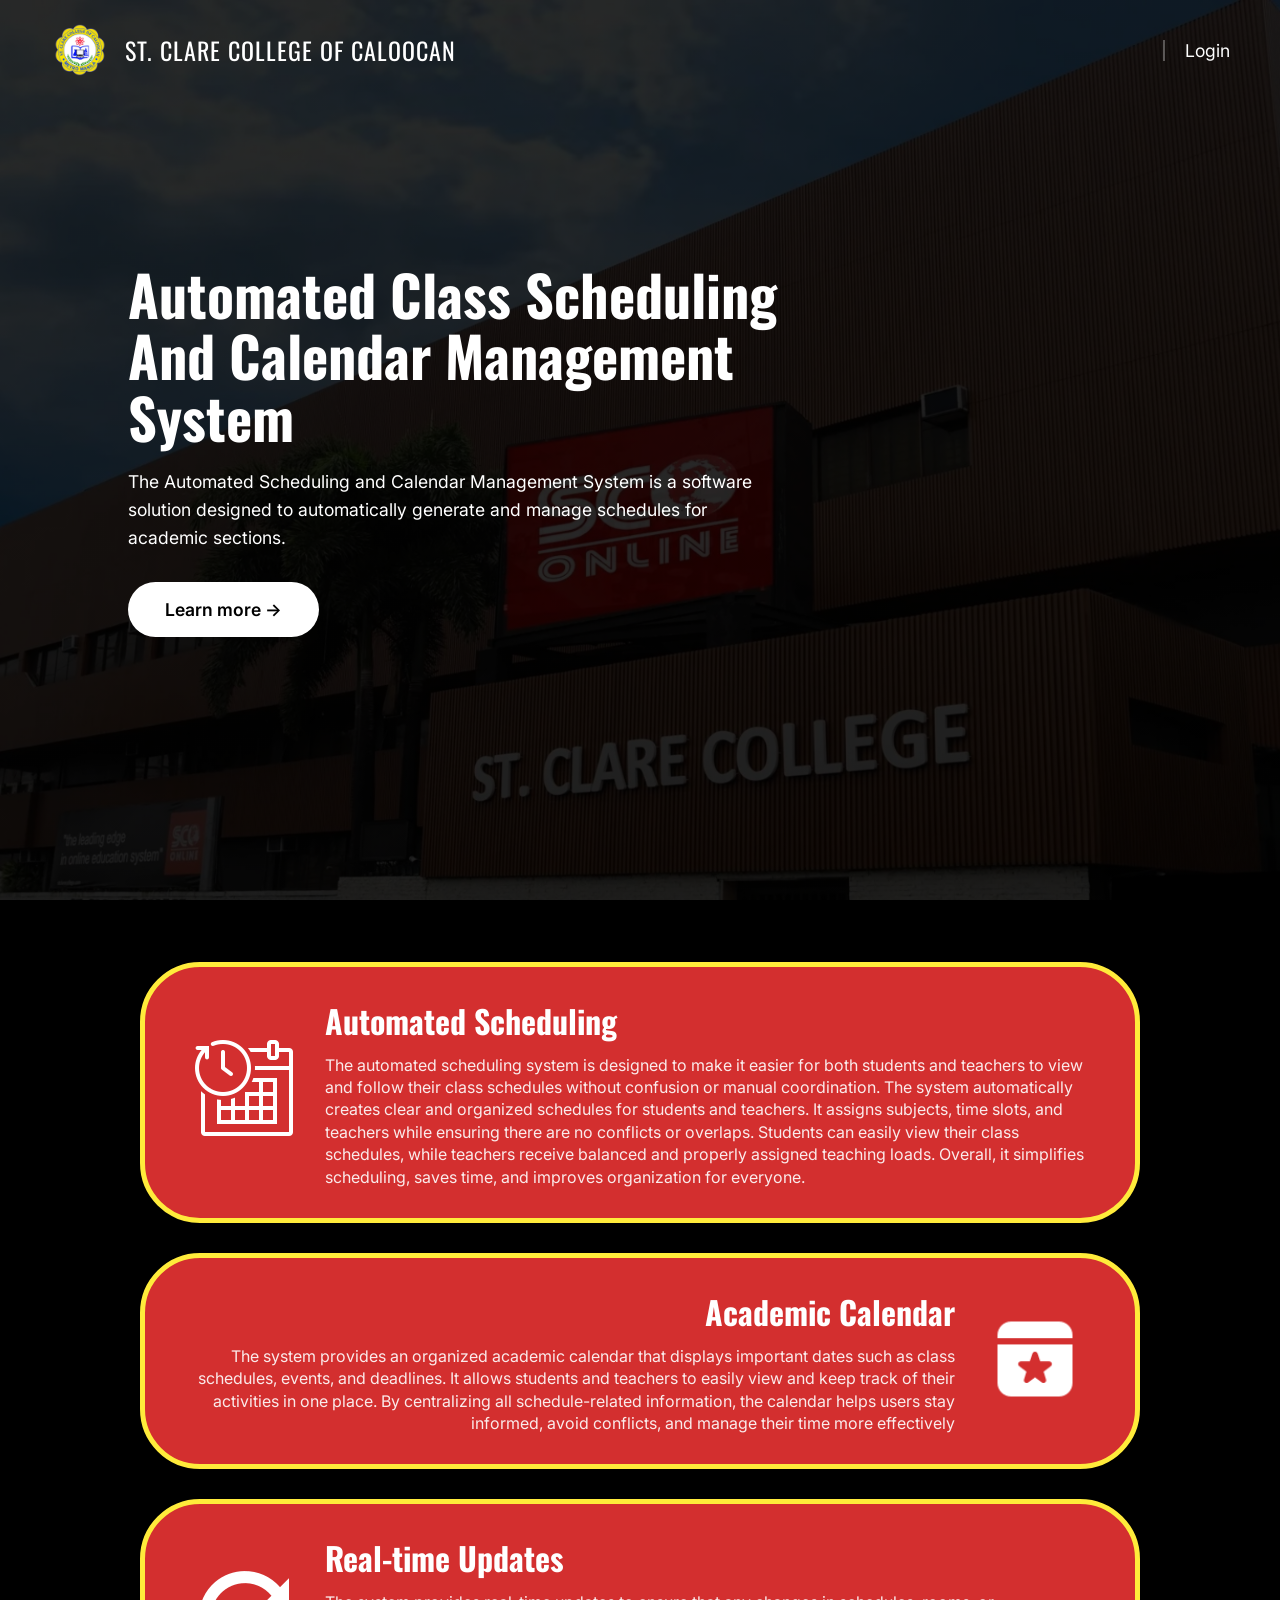
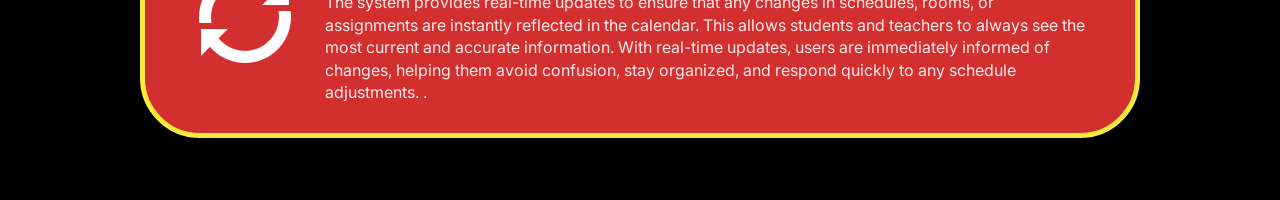
<file: index.html>
<!DOCTYPE html>
<html lang="en">
<head>
    <meta charset="UTF-8">
    <meta name="viewport" content="width=device-width, initial-scale=1.0">
    <title>St. Clare College - Automated Scheduling</title>
    <link rel="icon" type="png" href="assets/images/sccicon.png">
    <link rel="stylesheet" href="./assets/landingpage.css">
    <!-- Using Inter and Oswald fonts for a similar feel -->
    <link href="https://fonts.googleapis.com/css2?family=Oswald:wght@700&family=Inter:wght@400;500&display=swap" rel="stylesheet">
</head>
<body>


    
    <nav class="navbar">
        <div class="logo-area">
            <img src="./assets/images/sccicon.png" alt="Logo" class="logo">
            <span class="college-name">ST. CLARE COLLEGE OF CALOOCAN</span>
        </div>
        <div class="nav-links">
            <a href="login.html" class="login-link">Login</a>
        </div>
    </nav>

    <section class="hero">
        <div class="hero-content">
            <h1 class="animate-pop-in">Automated Class Scheduling <br> And Calendar Management <br> System</h1>
            <p class="animate-pop-in-delay">The Automated Scheduling and Calendar Management System is a software solution designed to automatically generate and manage schedules for academic sections.</p>
            <a href="#features" class="btn animate-pop-in-delay-2">Learn more &rarr;</a>
        </div>
    </section>

    <div id="features-target"></div>
    <section id="features" class="features-section">
        <div class="features-container">
            
            <!-- Card 1: Icon Left -->
            <div class="feature-card animate-left">
                <div class="icon-box">
                    <img src="./assets/images/calendar.png" alt="Calendar Icon">
                </div>
                <div class="text-box">
                    <h2>Automated Scheduling</h2>
                    <p>The automated scheduling system is designed to make it easier for both students and teachers to view and follow their class schedules without confusion or manual coordination.
                    The system automatically creates clear and organized schedules for students and teachers. It assigns subjects, time slots, and teachers while ensuring there are no conflicts or overlaps.
                    Students can easily view their class schedules, while teachers receive balanced and properly assigned teaching loads. Overall, it simplifies scheduling, saves time, and improves organization for everyone.
                    </p>
                </div>
            </div>

            <!-- Card 2: Icon Right -->
            <div class="feature-card reverse animate-right">
                <div class="text-box">
                    <h2>Academic Calendar</h2>
                    <p>The system provides an organized academic calendar that displays important dates such as class schedules, events, and deadlines. It allows students and teachers to easily view and keep track of their activities in one place. By centralizing all schedule-related information, the calendar helps users stay informed, avoid conflicts, and manage their time more effectively</p>
                </div>
                <div class="icon-box">
                    <img src="./assets/images/event.png" alt="Star Icon">
                </div>
            </div>

            <!-- Card 3: Icon Left -->
            <div class="feature-card animate-left">
                <div class="icon-box">
                    <img src="./assets/images/update.png" alt="Sync Icon">
                </div>
                <div class="text-box">
                    <h2>Real-time Updates</h2>
                    <p>The system provides real-time updates to ensure that any changes in schedules, rooms, or assignments are instantly reflected in the calendar. This allows students and teachers to always see the most current and accurate information. With real-time updates, users are immediately informed of changes, helping them avoid confusion, stay organized, and respond quickly to any schedule adjustments.
.</p>
                </div>
            </div>

        </div>
    </section>
    <script>
document.addEventListener('DOMContentLoaded', () => {
    const learnMoreBtn = document.querySelector('.btn');
    const featuresSection = document.getElementById('features');
    const cards = document.querySelectorAll('.feature-card');

    // Function to run/restart the animation
    const runAnimation = () => {
        cards.forEach(card => {
            card.classList.remove('play-anim');
            void card.offsetWidth; // Force reflow to allow restart
            card.classList.add('play-anim');
        });
    };

    // 1. Trigger on Button Click
    if (learnMoreBtn) {
        learnMoreBtn.addEventListener('click', () => {
            runAnimation();
        });
    }

    // 2. Trigger on Scroll (Intersection Observer)
    const observerOptions = {
        threshold: 0.2 // Triggers when 20% of the section is visible
    };

    const scrollObserver = new IntersectionObserver((entries) => {
        entries.forEach(entry => {
            if (entry.isIntersecting) {
                runAnimation();
                // Optional: stop observing if you only want it to animate once per page load
                // scrollObserver.unobserve(entry.target); 
            }
        });
    }, observerOptions);

    if (featuresSection) {
        scrollObserver.observe(featuresSection);
    }
});
</script>
</body>
</html>
</file>
<file: assets/landingpage.css>
* {
    margin: 0;
    padding: 0;
    box-sizing: border-box;
}
html{
    scroll-behavior: smooth;
}

body {
    font-family: 'Inter', sans-serif;
    color: white;
    background-color: #000;
    background-image: url(./images/bg.png);
    background-repeat: no-repeat;
    background-size: cover;
    background-attachment: fixed;
}

/* Navbar Styling */
.navbar {
    position: absolute;
    top: 0;
    width: 100%;
    display: flex;
    justify-content: space-between;
    align-items: center;
    padding: 20px 50px;
    z-index: 10;
}

.logo-area {
    display: flex;
    align-items: center;
    gap: 15px;
}

.logo {
    height: 60px;
    width: auto;
}

.college-name {
    font-family: 'Oswald', sans-serif;
    font-size: 1.5rem;
    letter-spacing: 1px;
}

.login-link {
    color: white;
    text-decoration: none;
    font-size: 1.1rem;
    border-left: 2px solid rgba(255, 255, 255, 0.3);
    padding-left: 20px;
}

/* Hero Section */
.hero {
    height: 100vh;
    background: linear-gradient(rgba(0, 0, 0, 0.6), rgba(0, 0, 0, 0.6));
    display: flex;
    align-items: center;
    padding-left: 10%;
}

.hero-content {
    max-width: 650px;
}

.hero-content h1 {
    font-family: 'Oswald', sans-serif;
    font-size: 3.5rem;
    line-height: 1.1;
    margin-bottom: 20px;
    text-transform: capitalize;
}

.hero-content p {
    font-size: 1.1rem;
    line-height: 1.6;
    margin-bottom: 30px;
    opacity: 0.9;
}

/* Button Styling */
.btn {
    display: inline-block;
    background: #ffffff;
    color: #000000;
    padding: 15px 35px;
    border-radius: 50px;
    text-decoration: none;
    font-weight: 600;
    font-size: 1.1rem;
    transition: all 0.3s ease;
    border: 2px solid transparent;
    cursor: pointer;
}
#features-target{
    display: block;
    position: relative;
    top: -20px; 
    visibility: hidden;
}

.btn:hover {
    background: transparent;
    color: #ffffff;
    border-color: #ffffff;
    transform: translateY(-3px);
}

.features-section {
    min-height: 100vh;
    padding: 50px 20px;
    background: linear-gradient(rgba(0, 0, 0, 0.6), rgba(0, 0, 0, 0.6));
    display: flex;
    justify-content: center;
    align-items: center;
    overflow-x: hidden; /* Prevents scrollbars during animation */
}

.features-container {
    width: 100%;
    max-width: 1000px;
    display: flex;
    flex-direction: column;
    gap: 30px;
}

.feature-card {
    background-color: #d32f2f; /* Deep Red */
    border: 5px solid #ffeb3b; /* Yellow Border */
    border-radius: 60px;
    padding: 30px 50px;
    display: flex;
    align-items: center;
    gap: 30px;
    color: white;
}

.feature-card.reverse {
    flex-direction: row;
    text-align: right;
}

.icon-box img {
    width: 100px;
    height: 100px;
    filter: brightness(0) invert(1); /* Makes icons white */
}

.text-box h2 {
    font-family: 'Oswald', sans-serif;
    font-size: 2rem;
    margin-bottom: 10px;
}

.text-box p {
    font-size: 1rem;
    line-height: 1.4;
    opacity: 0.9;
}

/* Keyframes for Transform Animation */
@keyframes fadeInUp {
    from {
        opacity: 0;
        transform: translateY(30px);
    }
    to {
        opacity: 1;
        transform: translateY(0);
    }
}

.animate-pop-in {
    animation: fadeInUp 0.8s ease-out forwards;
}

.animate-pop-in-delay {
    opacity: 0;
    animation: fadeInUp 0.8s ease-out 0.3s forwards;
}

.animate-pop-in-delay-2 {
    opacity: 0;
    animation: fadeInUp 0.8s ease-out 0.6s forwards;
}

/* 1. Set initial state: Hidden */
.feature-card {
    opacity: 0;
}

/* 2. Only play animation when the .active class is present on the section */
.features-section.active .animate-left {
    animation: slideInLeft 1s cubic-bezier(0.25, 0.46, 0.45, 0.94) forwards;
}

.features-section.active .animate-right {
    animation: slideInRight 1s cubic-bezier(0.25, 0.46, 0.45, 0.94) forwards;
}

/* Initial state: Invisible and ready to animate */
.feature-card.animate-left,
.feature-card.animate-right {
    opacity: 0;
    transition: opacity 0.5s ease; /* Smooth fade in case of slow triggers */
}

/* Animation trigger classes */
.play-anim.animate-left {
    animation: slideInLeft 1s cubic-bezier(0.25, 0.46, 0.45, 0.94) forwards;
}

.play-anim.animate-right {
    animation: slideInRight 1s cubic-bezier(0.25, 0.46, 0.45, 0.94) forwards;
}

/* Your existing keyframes remain the same */
@keyframes slideInLeft {
    from { opacity: 0; transform: translateX(-100px); }
    to { opacity: 1; transform: translateX(0); }
}

@keyframes slideInRight {
    from { opacity: 0; transform: translateX(100px); }
    to { opacity: 1; transform: translateX(0); }
}

/* Responsive adjustments */
@media (max-width: 768px) {
    .card, .card.reverse {
        flex-direction: column;
        text-align: center;
        padding: 30px;
        border-radius: 30px;
    }
}
</file>
